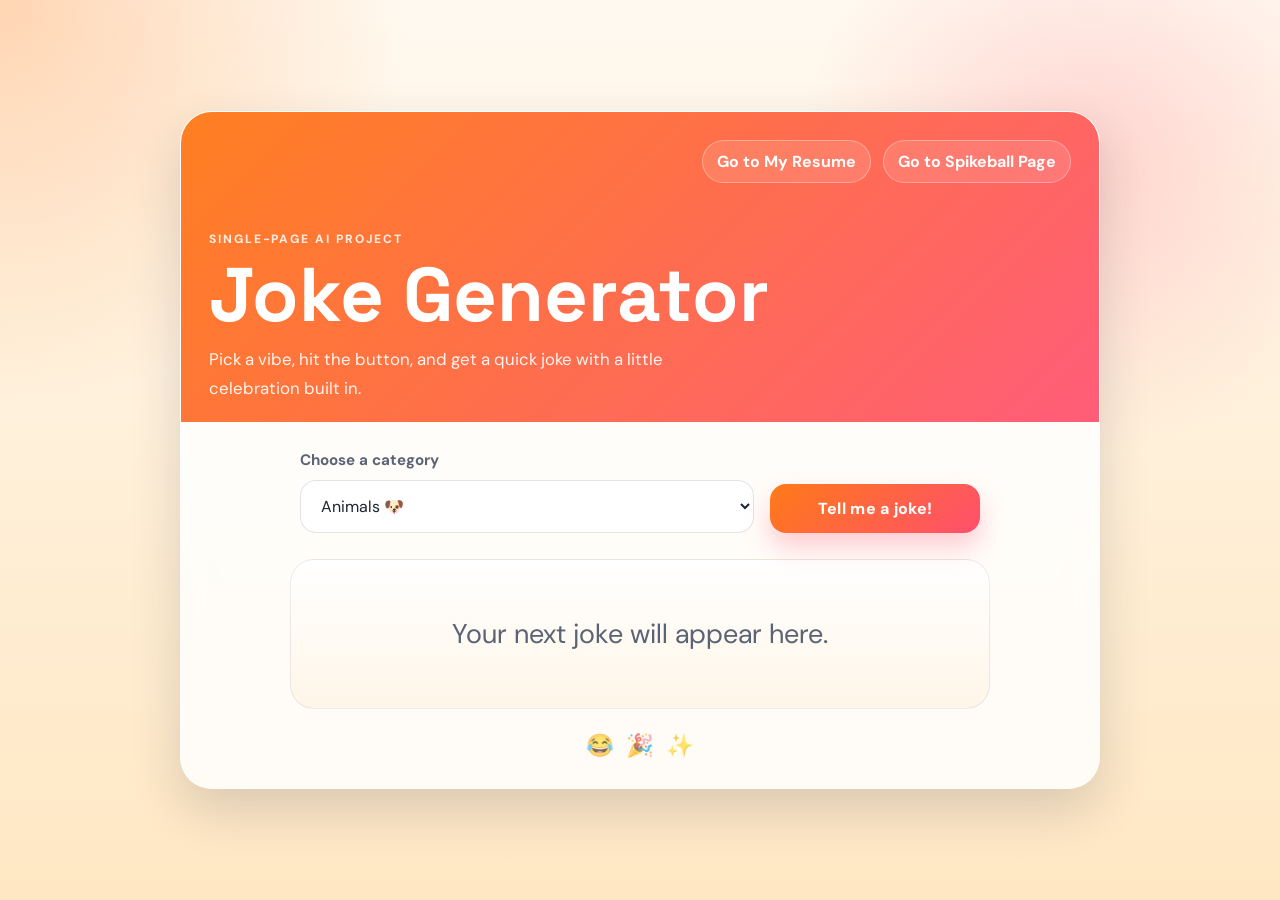
<file: ai.html>
<!DOCTYPE html>
<html lang="en">
<head>
  <meta charset="UTF-8">
  <meta name="viewport" content="width=device-width, initial-scale=1.0">
  <title>Joke Generator</title>
  <link rel="preconnect" href="https://fonts.googleapis.com">
  <link rel="preconnect" href="https://fonts.gstatic.com" crossorigin>
  <link href="https://fonts.googleapis.com/css2?family=DM+Sans:wght@400;500;700;800&family=Space+Grotesk:wght@500;700&display=swap" rel="stylesheet">
  <style>
    :root {
      --bg: #fff6e9;
      --bg-deep: #ffd8a8;
      --card: rgba(255, 255, 255, 0.84);
      --text: #1e2432;
      --muted: #5b6474;
      --accent: #ff7a18;
      --accent-strong: #ff4f6d;
      --line: rgba(30, 36, 50, 0.12);
      --shadow: 0 22px 50px rgba(31, 36, 50, 0.16);
    }

    * {
      box-sizing: border-box;
    }

    body {
      margin: 0;
      min-height: 100vh;
      font-family: "DM Sans", Arial, sans-serif;
      color: var(--text);
      background:
        radial-gradient(circle at top left, rgba(255, 122, 24, 0.28), transparent 26%),
        radial-gradient(circle at 85% 18%, rgba(255, 79, 109, 0.2), transparent 22%),
        linear-gradient(180deg, #fff9f0 0%, #ffe7c3 100%);
      display: grid;
      place-items: center;
      padding: 24px;
    }

    .page-shell {
      width: min(100%, 920px);
      position: relative;
      z-index: 1;
    }

    .generator-card {
      background: var(--card);
      border: 1px solid rgba(255, 255, 255, 0.65);
      backdrop-filter: blur(14px);
      border-radius: 32px;
      box-shadow: var(--shadow);
      overflow: hidden;
    }

    .hero {
      padding: 28px 28px 12px;
      background:
        linear-gradient(135deg, rgba(255, 122, 24, 0.96), rgba(255, 79, 109, 0.92));
      color: white;
    }

    .nav-links {
      display: flex;
      justify-content: flex-end;
      gap: 12px;
      flex-wrap: wrap;
      margin-bottom: 48px;
    }

    .nav-links a {
      color: white;
      text-decoration: none;
      padding: 10px 14px;
      border-radius: 999px;
      border: 1px solid rgba(255, 255, 255, 0.32);
      background: rgba(255, 255, 255, 0.12);
      font-weight: 700;
      transition: transform 0.2s ease, background 0.2s ease;
    }

    .nav-links a:hover {
      transform: translateY(-2px);
      background: rgba(255, 255, 255, 0.2);
    }

    .eyebrow {
      margin: 0 0 12px;
      letter-spacing: 0.16em;
      text-transform: uppercase;
      font-size: 0.75rem;
      font-weight: 800;
      opacity: 0.85;
    }

    h1 {
      margin: 0;
      font-family: "Space Grotesk", Arial, sans-serif;
      font-size: clamp(2.5rem, 6vw, 4.75rem);
      line-height: 0.95;
    }

    .hero p:last-child {
      margin: 14px 0 8px;
      max-width: 540px;
      font-size: 1.05rem;
      line-height: 1.7;
      opacity: 0.92;
    }

    .content {
      padding: 28px;
      text-align: center;
    }

    .control-panel {
      display: grid;
      grid-template-columns: 1.1fr auto;
      gap: 16px;
      align-items: end;
      margin: 0 auto 22px;
      max-width: 680px;
    }

    .field-group {
      text-align: left;
    }

    label {
      display: block;
      margin-bottom: 10px;
      font-size: 0.95rem;
      font-weight: 700;
      color: var(--muted);
    }

    select, button {
      width: 100%;
      padding: 14px 16px;
      font-size: 1rem;
      border-radius: 16px;
      border: 1px solid var(--line);
      font-family: inherit;
    }

    select {
      background: rgba(255, 255, 255, 0.95);
      color: var(--text);
      box-shadow: inset 0 1px 0 rgba(255, 255, 255, 0.8);
    }

    button {
      width: auto;
      min-width: 210px;
      background: linear-gradient(135deg, var(--accent), var(--accent-strong));
      color: white;
      cursor: pointer;
      border: 0;
      font-weight: 800;
      letter-spacing: 0.02em;
      box-shadow: 0 14px 26px rgba(255, 79, 109, 0.28);
      transition: transform 0.2s ease, box-shadow 0.2s ease, filter 0.2s ease;
    }

    button:hover {
      transform: translateY(-2px);
      filter: brightness(1.03);
      box-shadow: 0 18px 32px rgba(255, 79, 109, 0.3);
    }

    #joke {
      margin: 26px auto 0;
      min-height: 150px;
      max-width: 700px;
      padding: 28px;
      border-radius: 24px;
      background: linear-gradient(180deg, rgba(255, 255, 255, 0.95), rgba(255, 245, 231, 0.95));
      border: 1px solid rgba(30, 36, 50, 0.08);
      box-shadow: inset 0 1px 0 rgba(255, 255, 255, 0.9);
      font-size: clamp(1.2rem, 2.4vw, 1.7rem);
      line-height: 1.7;
      color: var(--text);
      display: flex;
      align-items: center;
      justify-content: center;
      text-align: center;
    }

    .joke-placeholder {
      color: var(--muted);
    }

    .emoji-row {
      display: flex;
      justify-content: center;
      gap: 12px;
      margin-top: 22px;
      font-size: 1.4rem;
      opacity: 0.7;
    }

    canvas {
      position: fixed;
      top: 0;
      left: 0;
      width: 100%;
      height: 100%;
      pointer-events: none;
      z-index: 0;
    }

    @media (max-width: 720px) {
      .hero,
      .content {
        padding: 20px;
      }

      .nav-links {
        justify-content: center;
        margin-bottom: 32px;
      }

      .control-panel {
        grid-template-columns: 1fr;
      }

      button {
        width: 100%;
      }

      #joke {
        min-height: 180px;
        padding: 22px;
      }
    }
  </style>
</head>
<body>
  <main class="page-shell">
    <section class="generator-card">
      <div class="hero">
        <div class="nav-links">
          <a href="index.html">Go to My Resume</a>
          <a href="fromScratch.html">Go to Spikeball Page</a>
        </div>
        <p class="eyebrow">Single-Page AI Project</p>
        <h1>Joke Generator</h1>
        <p>Pick a vibe, hit the button, and get a quick joke with a little celebration built in.</p>
      </div>

      <div class="content">
        <div class="control-panel">
          <div class="field-group">
            <label for="category">Choose a category</label>
            <select id="category">
              <option value="animals">Animals 🐶</option>
              <option value="puns">Puns 😄</option>
              <option value="food">Food 🍕</option>
            </select>
          </div>

          <button onclick="generateJoke()">Tell me a joke!</button>
        </div>

        <div id="joke">
          <span class="joke-placeholder">Your next joke will appear here.</span>
        </div>

        <div class="emoji-row" aria-hidden="true">
          <span>😂</span>
          <span>🎉</span>
          <span>✨</span>
        </div>
      </div>
    </section>
  </main>

  <canvas id="confetti"></canvas>

  <script>
    const jokes = {
      animals: [
        "Why don’t elephants use computers? Because they’re afraid of the mouse!",
        "What do you call a fish wearing a bowtie? Sofishticated.",
        "Why did the cow win an award? Because it was outstanding in its field!",
        "Why did the duck get a time-out? Because it was being a wise quacker.",
        "What do you call an alligator in a vest? An investigator.",
        "Why do seagulls fly over the ocean? Because if they flew over the bay, they’d be bagels."
      ],
      puns: [
        "I used to be a baker, but I couldn’t make enough dough.",
        "I’m reading a book about anti-gravity. It’s impossible to put down!",
        "I would tell you a construction joke… but I’m still working on it.",
        "I used to play piano by ear, but now I use my hands.",
        "I’m friends with all electricians. We have great current connections.",
        "I wondered why the baseball kept getting bigger. Then it hit me."
      ],
      food: [
        "Why did the tomato blush? Because it saw the salad dressing!",
        "What did the bread say to the butter? You're on a roll!",
        "Why don’t eggs tell jokes? They’d crack each other up!",
        "Why did the cookie go to the doctor? Because it felt crummy.",
        "What kind of room doesn’t have doors? A mushroom.",
        "Why did the banana go to the party? Because it was a-peeling."
      ]
    };

    function generateJoke() {
      const category = document.getElementById("category").value;
      const jokeList = jokes[category];
      const randomJoke = jokeList[Math.floor(Math.random() * jokeList.length)];
      document.getElementById("joke").textContent = randomJoke;

      launchConfetti();
    }

    // Confetti Effect
    const canvas = document.getElementById("confetti");
    const ctx = canvas.getContext("2d");
    let pieces = [];

    function resizeCanvas() {
      canvas.width = window.innerWidth;
      canvas.height = window.innerHeight;
    }
    resizeCanvas();
    window.addEventListener("resize", resizeCanvas);

    function createConfettiPiece() {
      return {
        x: Math.random() * canvas.width,
        y: Math.random() * canvas.height - canvas.height,
        size: Math.random() * 8 + 4,
        speed: Math.random() * 3 + 2,
        color: `hsl(${Math.random() * 360}, 100%, 50%)`
      };
    }

    function launchConfetti() {
      pieces = [];
      for (let i = 0; i < 150; i++) {
        pieces.push(createConfettiPiece());
      }
      animateConfetti();
    }

    function animateConfetti() {
      ctx.clearRect(0, 0, canvas.width, canvas.height);

      pieces.forEach(p => {
        p.y += p.speed;
        ctx.fillStyle = p.color;
        ctx.fillRect(p.x, p.y, p.size, p.size);
      });

      pieces = pieces.filter(p => p.y < canvas.height);

      if (pieces.length > 0) {
        requestAnimationFrame(animateConfetti);
      }
    }
  </script>

</body>
</html>
</file>
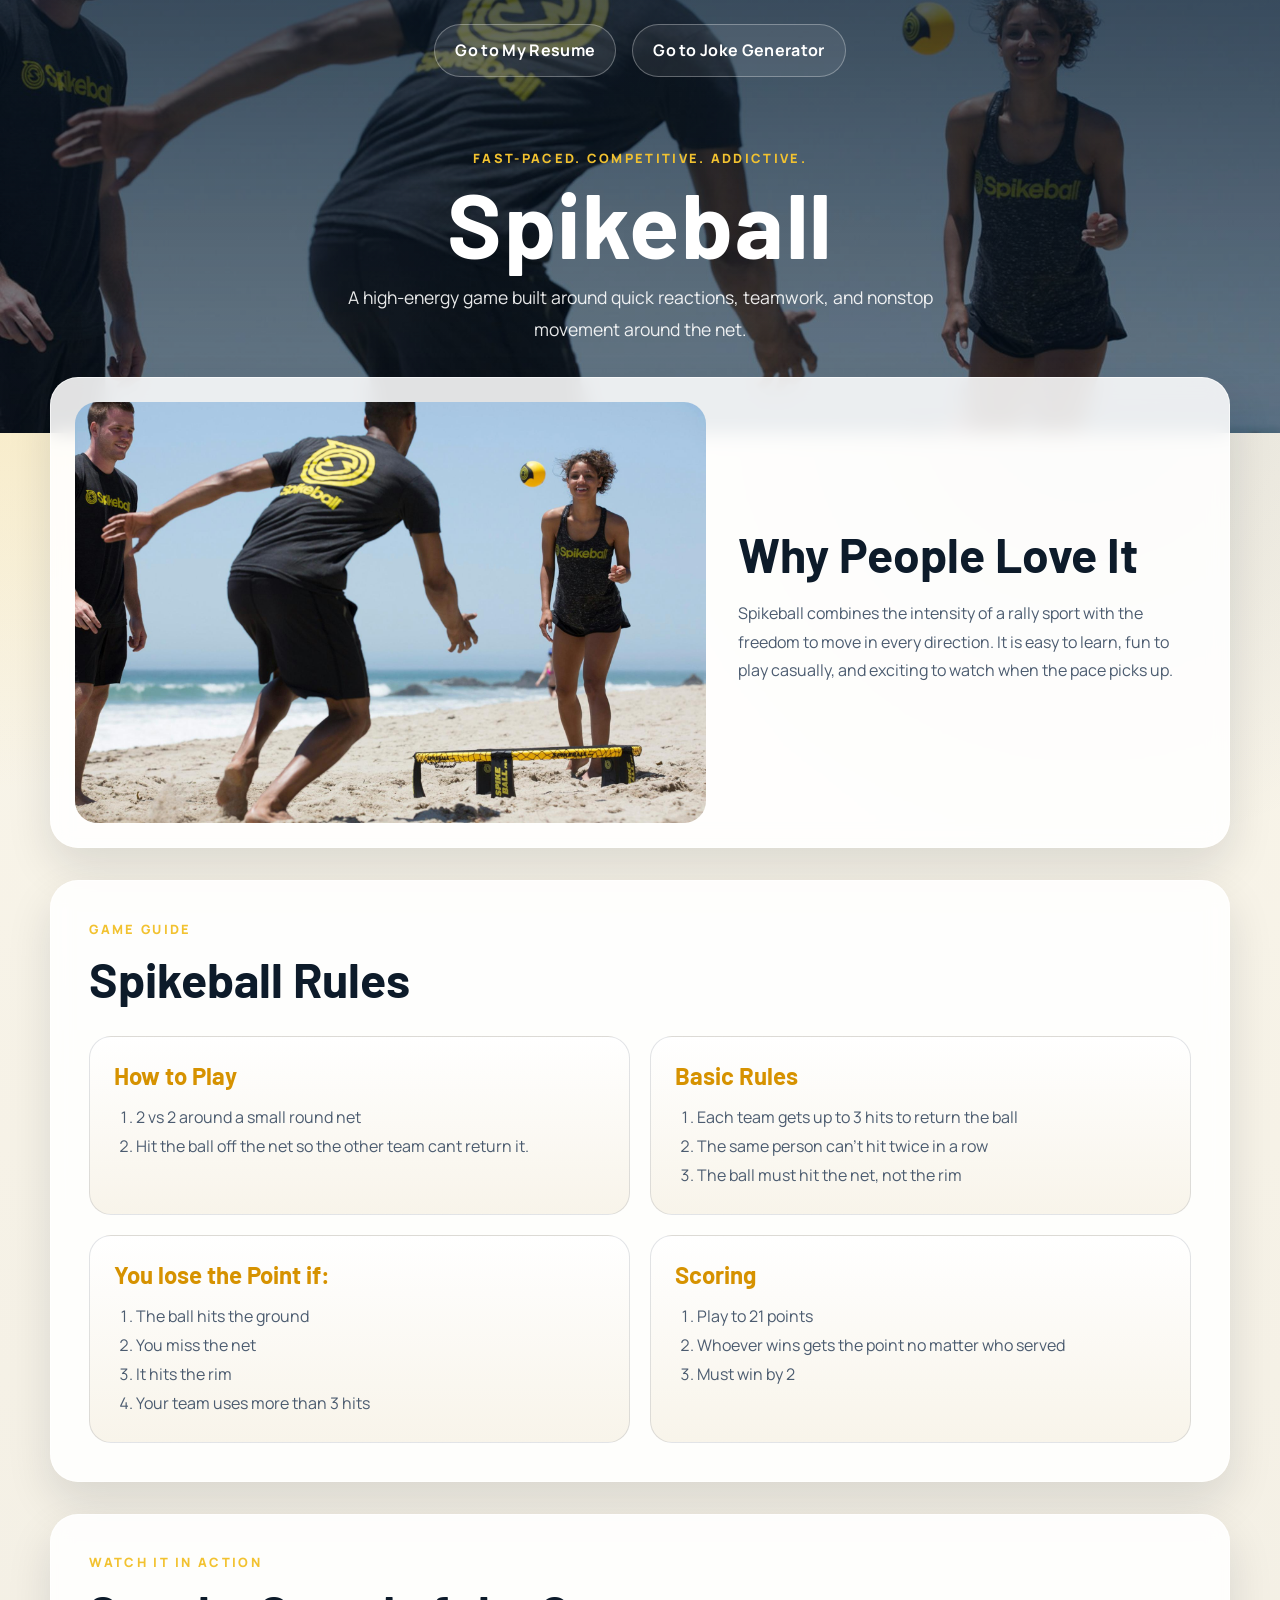
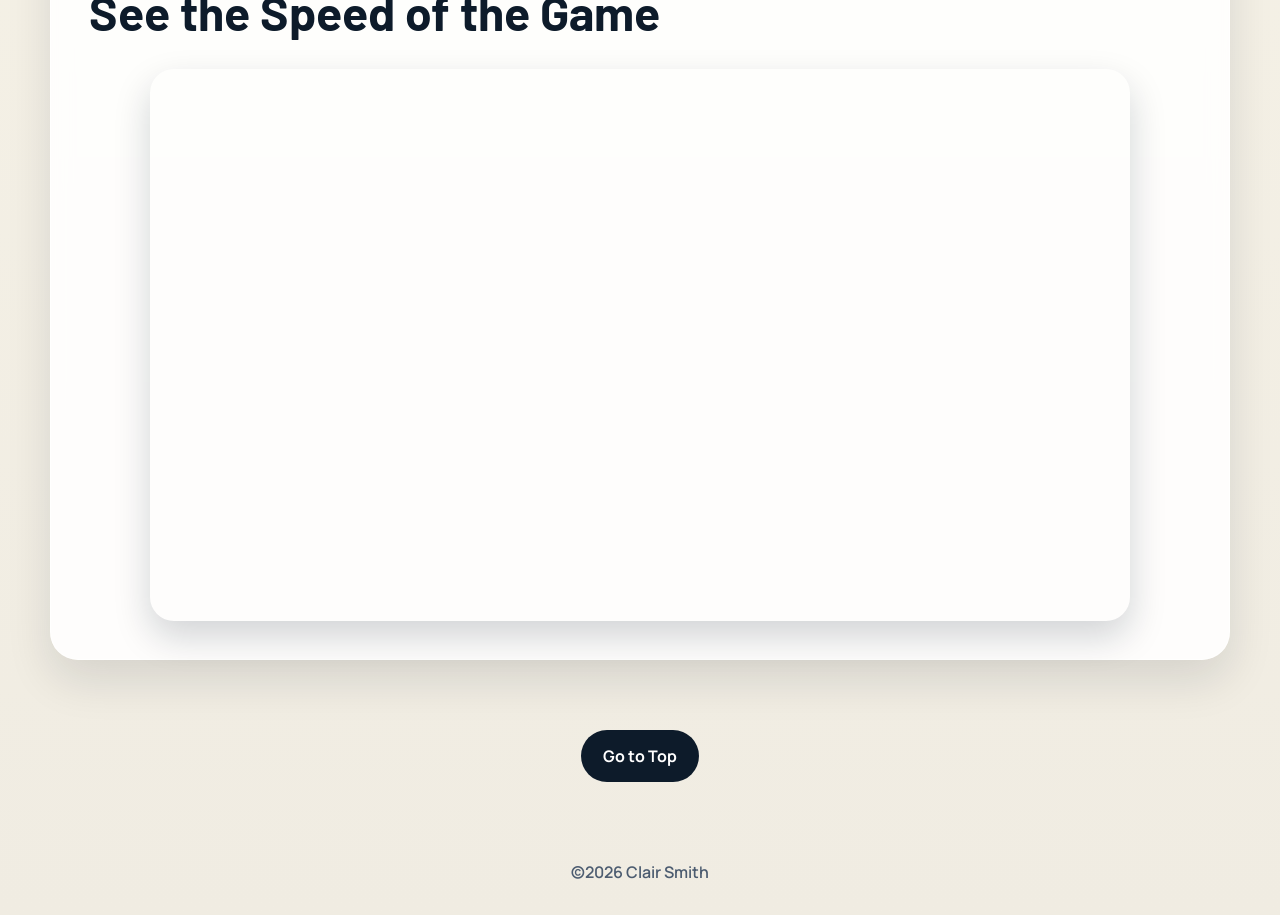
<file: fromScratch.html>
<!DOCTYPE html>
<html lang="en">
<head>
    <meta charset="UTF-8">
    <meta name="viewport" content="width=device-width, initial-scale=1.0">
    <title>Spikeball</title>
    <link rel="preconnect" href="https://fonts.googleapis.com">
    <link rel="preconnect" href="https://fonts.gstatic.com" crossorigin>
    <link href="https://fonts.googleapis.com/css2?family=Barlow:wght@400;500;600;700;800&family=Manrope:wght@400;500;600;700&display=swap" rel="stylesheet">
    <link rel="stylesheet" type="text/css" href="css/myStyles.css">
</head>
<body>
    <header id="top" class="hero">
        <nav class="top-nav">
            <a href="index.html">Go to My Resume</a>
            <a href="ai.html">Go to Joke Generator</a>
        </nav>

        <div class="hero-content">
            <p class="eyebrow">Fast-paced. Competitive. Addictive.</p>
            <h1>Spikeball</h1>
            <p class="hero-text">A high-energy game built around quick reactions, teamwork, and nonstop movement around the net.</p>
        </div>
    </header>

    <main class="page-shell">
        <section class="intro-card">
            <div class="image-wrap">
                <img src="assets/img/PlayingSpikeball.jpg" alt="Spikeball In Play">
            </div>
            <div class="intro-copy">
                <h2>Why People Love It</h2>
                <p>Spikeball combines the intensity of a rally sport with the freedom to move in every direction. It is easy to learn, fun to play casually, and exciting to watch when the pace picks up.</p>
            </div>
        </section>

        <section class="rules-panel">
            <div class="section-heading">
                <p class="eyebrow">Game Guide</p>
                <h2>Spikeball Rules</h2>
            </div>

            <ul class="rules-list">
                <li class="rule-card">
                    <h3>How to Play</h3>
                    <ol>
                        <li>2 vs 2 around a small round net</li>
                        <li>Hit the ball off the net so the other team cant return it.</li>
                    </ol>
                </li>

                <li class="rule-card">
                    <h3>Basic Rules</h3>
                    <ol>
                        <li>Each team gets up to 3 hits to return the ball</li>
                        <li>The same person can't hit twice in a row</li>
                        <li>The ball must hit the net, not the rim</li>
                    </ol>
                </li>

                <li class="rule-card">
                    <h3>You lose the Point if:</h3>
                    <ol>
                        <li>The ball hits the ground</li>
                        <li>You miss the net</li>
                        <li>It hits the rim</li>
                        <li>Your team uses more than 3 hits</li>
                    </ol>
                </li>

                <li class="rule-card">
                    <h3>Scoring</h3>
                    <ol>
                        <li>Play to 21 points</li>
                        <li>Whoever wins gets the point no matter who served</li>
                        <li>Must win by 2</li>
                    </ol>
                </li>
            </ul>
        </section>

        <section class="video-panel">
            <div class="section-heading">
                <p class="eyebrow">Watch It In Action</p>
                <h2>See the Speed of the Game</h2>
            </div>
            <div class="video-frame">
                <iframe src="https://www.youtube.com/embed/Mz7BmgiAD3g?si=95ceOh5RgJOz4tn1" title="Spikeball video player" allow="accelerometer; autoplay; clipboard-write; encrypted-media; gyroscope; picture-in-picture; web-share" referrerpolicy="strict-origin-when-cross-origin" allowfullscreen></iframe>
            </div>
        </section>


    <div class='tableauPlaceholder' id='viz1776198220742' style='position: relative'><noscript><a href='#'><img alt=' ' src='https:&#47;&#47;public.tableau.com&#47;static&#47;images&#47;Sp&#47;SpikeballDashboard&#47;IndividualAnalysis&#47;1_rss.png' style='border: none' /></a></noscript><object class='tableauViz'  style='display:none;'><param name='host_url' value='https%3A%2F%2Fpublic.tableau.com%2F' /> <param name='embed_code_version' value='3' /> <param name='site_root' value='' /><param name='name' value='SpikeballDashboard&#47;IndividualAnalysis' /><param name='tabs' value='yes' /><param name='toolbar' value='yes' /><param name='static_image' value='https:&#47;&#47;public.tableau.com&#47;static&#47;images&#47;Sp&#47;SpikeballDashboard&#47;IndividualAnalysis&#47;1.png' /> <param name='animate_transition' value='yes' /><param name='display_static_image' value='yes' /><param name='display_spinner' value='yes' /><param name='display_overlay' value='yes' /><param name='display_count' value='yes' /><param name='language' value='en-US' /></object></div>                <script type='text/javascript'>                    var divElement = document.getElementById('viz1776198220742');                    var vizElement = divElement.getElementsByTagName('object')[0];                    vizElement.style.width='100%';vizElement.style.height=(divElement.offsetWidth*0.75)+'px';                    var scriptElement = document.createElement('script');                    scriptElement.src = 'https://public.tableau.com/javascripts/api/viz_v1.js';                    vizElement.parentNode.insertBefore(scriptElement, vizElement);                </script>

    <br>
     <div class="back-link">
            <a href="#top">Go to Top</a>
        </div>

    </main>

    <footer class="footer">
        <p>&copy;2026 Clair Smith</p>
    </footer>
</body>
</html>
</file>
<file: css/myStyles.css>
:root {
    --bg: #f4f1e8;
    --surface: rgba(255, 255, 255, 0.88);
    --surface-strong: #ffffff;
    --text: #132238;
    --muted: #4c5c70;
    --accent: #f2c230;
    --accent-deep: #d69200;
    --ink: #0d1b2a;
    --line: rgba(19, 34, 56, 0.12);
    --shadow: 0 20px 45px rgba(13, 27, 42, 0.12);
}

* {
    box-sizing: border-box;
}

html {
    scroll-behavior: smooth;
}

body {
    margin: 0;
    font-family: "Manrope", Arial, sans-serif;
    color: var(--text);
    background:
        radial-gradient(circle at top left, rgba(242, 194, 48, 0.35), transparent 28%),
        radial-gradient(circle at 85% 15%, rgba(19, 34, 56, 0.1), transparent 20%),
        linear-gradient(180deg, #fbf7eb 0%, #f0ece2 100%);
}

a {
    color: inherit;
}

.hero {
    padding: 1.5rem 1.5rem 5.5rem;
    background:
        linear-gradient(rgba(8, 22, 36, 0.7), rgba(8, 22, 36, 0.45)),
        url("../assets/img/PlayingSpikeball.jpg") center 28% / cover;
    color: #ffffff;
}

.top-nav {
    display: flex;
    justify-content: center;
    gap: 1rem;
    flex-wrap: wrap;
    margin-bottom: 4.5rem;
}

.top-nav a {
    padding: 0.9rem 1.25rem;
    border: 1px solid rgba(255, 255, 255, 0.3);
    border-radius: 999px;
    background: rgba(255, 255, 255, 0.08);
    text-decoration: none;
    font-weight: 700;
    letter-spacing: 0.02em;
    transition: transform 0.2s ease, background-color 0.2s ease, border-color 0.2s ease;
}

.top-nav a:hover {
    transform: translateY(-2px);
    background: rgba(242, 194, 48, 0.22);
    border-color: rgba(242, 194, 48, 0.8);
}

.hero-content {
    max-width: 760px;
    margin: 0 auto;
    text-align: center;
}

.eyebrow {
    margin: 0 0 0.75rem;
    text-transform: uppercase;
    letter-spacing: 0.18em;
    font-size: 0.8rem;
    font-weight: 800;
    color: var(--accent);
}

.hero h1,
.section-heading h2,
.intro-copy h2,
.rule-card h3 {
    font-family: "Barlow", Arial, sans-serif;
}

.hero h1 {
    margin: 0;
    font-size: clamp(3rem, 8vw, 5.75rem);
    line-height: 0.95;
    letter-spacing: 0.02em;
}

.hero-text {
    margin: 1rem auto 0;
    max-width: 620px;
    font-size: 1.1rem;
    line-height: 1.8;
    color: rgba(255, 255, 255, 0.9);
}

.page-shell {
    width: min(1180px, calc(100% - 2rem));
    margin: -3.5rem auto 0;
    padding-bottom: 3rem;
}

.intro-card,
.rules-panel,
.video-panel {
    background: var(--surface);
    border: 1px solid rgba(255, 255, 255, 0.65);
    border-radius: 28px;
    box-shadow: var(--shadow);
    backdrop-filter: blur(10px);
}

.intro-card {
    display: grid;
    grid-template-columns: 1.15fr 0.85fr;
    gap: 2rem;
    align-items: center;
    padding: 1.5rem;
    margin-bottom: 2rem;
}

.image-wrap img {
    display: block;
    width: 100%;
    height: 100%;
    min-height: 320px;
    object-fit: cover;
    border-radius: 22px;
}

.intro-copy {
    padding: 0.5rem 0.5rem 0.5rem 0;
}

.intro-copy h2,
.section-heading h2 {
    margin: 0;
    font-size: clamp(2rem, 4vw, 3rem);
    color: var(--ink);
}

.intro-copy p,
.rule-card li {
    font-size: 1rem;
    line-height: 1.8;
    color: var(--muted);
}

.rules-panel,
.video-panel {
    padding: 2.4rem;
    margin-bottom: 2rem;
}

.section-heading {
    margin-bottom: 1.75rem;
}

.rules-list {
    display: grid;
    grid-template-columns: repeat(2, minmax(0, 1fr));
    gap: 1.25rem;
    margin: 0;
    padding: 0;
    list-style: none;
}

.rule-card {
    padding: 1.5rem;
    border-radius: 22px;
    background: linear-gradient(180deg, var(--surface-strong) 0%, #f8f4ea 100%);
    border: 1px solid var(--line);
}

.rule-card h3 {
    margin-top: 0;
    margin-bottom: 0.85rem;
    font-size: 1.5rem;
    color: var(--accent-deep);
}

.rule-card ol {
    margin: 0;
    padding-left: 1.35rem;
}

.video-frame {
    width: min(100%, 980px);
    margin: 0 auto;
}

.video-frame iframe {
    display: block;
    width: 100%;
    aspect-ratio: 16 / 9;
    min-height: 420px;
    border: 0;
    border-radius: 24px;
    box-shadow: 0 16px 36px rgba(13, 27, 42, 0.18);
}

.back-link {
    text-align: center;
    margin: 1rem 0 0.5rem;
}

.back-link a {
    display: inline-block;
    padding: 0.95rem 1.4rem;
    border-radius: 999px;
    background: var(--ink);
    color: #ffffff;
    text-decoration: none;
    font-weight: 700;
    transition: transform 0.2s ease, background-color 0.2s ease;
}

.back-link a:hover {
    transform: translateY(-2px);
    background: var(--accent-deep);
}

.footer {
    padding: 1.4rem 1rem 2rem;
    text-align: center;
    color: var(--muted);
    font-weight: 600;
}

.footer p {
    margin: 0;
}

@media (max-width: 900px) {
    .intro-card,
    .rules-list {
        grid-template-columns: 1fr;
    }

    .intro-copy {
        padding: 0;
    }
}

@media (max-width: 640px) {
    .hero {
        padding: 1.1rem 1rem 4.5rem;
    }

    .top-nav {
        margin-bottom: 3.5rem;
    }

    .page-shell {
        width: min(100% - 1rem, 1180px);
        margin-top: -2.5rem;
    }

    .intro-card,
    .rules-panel,
    .video-panel {
        padding: 1.25rem;
        border-radius: 22px;
    }

    .image-wrap img {
        min-height: 240px;
    }

    .video-frame iframe {
        min-height: 240px;
    }
}
</file>
